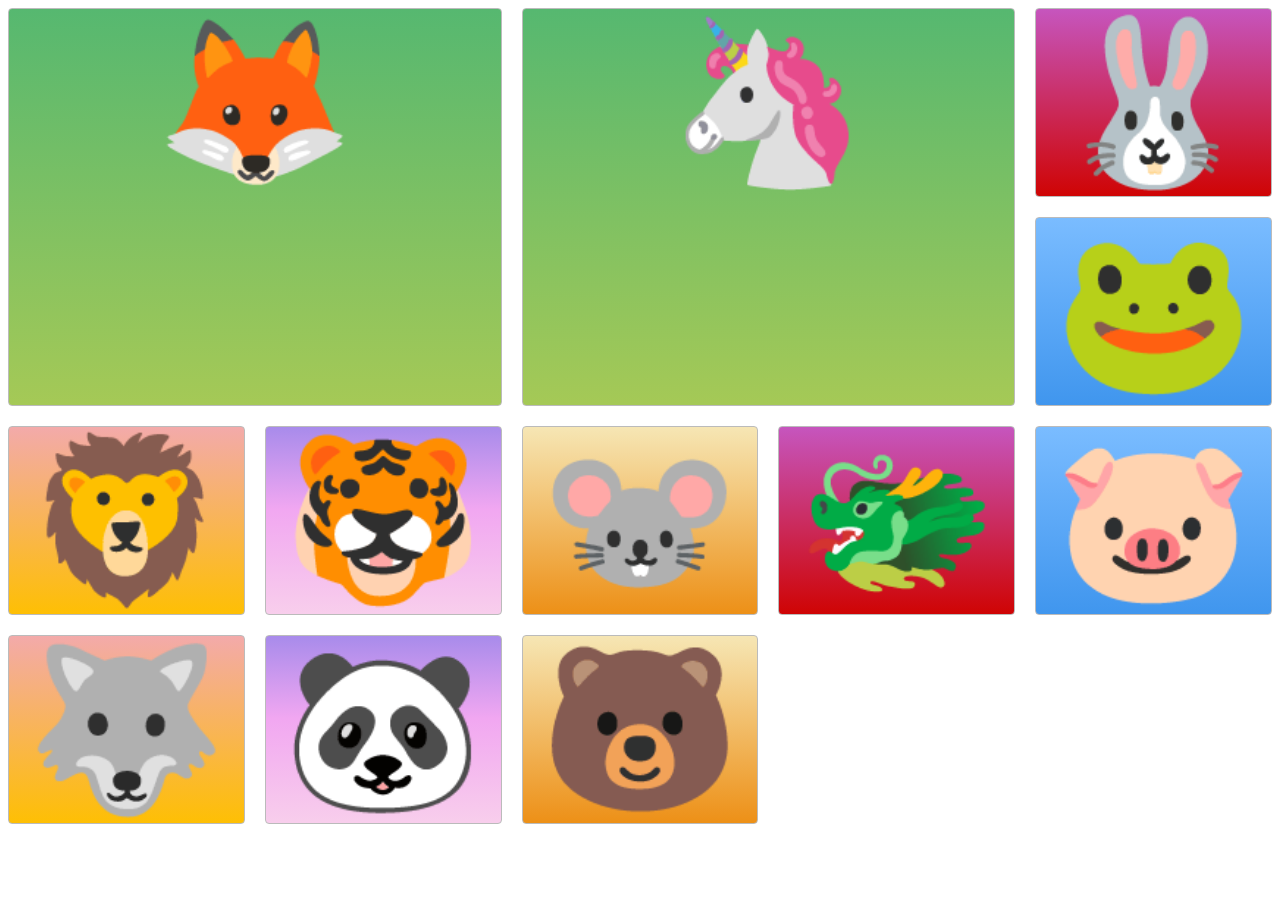
<file: CSS grid/index.html>
<!DOCTYPE html>
<html>
<head>
  <!-- the below meta tag is default in most modern browsers. however if you have an
  older browser, the emojis may not show up properly. In which case you need this meta
  tag. Read more here: https://teamtreehouse.com/community/meta-charsetutf8-what-does-this-mean-or-what-does-it-do-i-deleted-it-from-the-code-and-nothing-changed -->
  <meta charset="utf-8" >  
  <title>Grid Master</title>
  <link rel="stylesheet" type="text/css" href="./style.css">
</head>
<body>
<div class="container">
  <div class="zone green">🦊</div>
  <div class="zone red">🐰</div>
  <div class="zone blue">🐸</div>
  <div class="zone yellow">🦁</div>
  <div class="zone purple">🐯</div>
  <div class="zone brown">🐭</div>
  <div class="zone green">🦄</div>
  <div class="zone red">🐲</div>
  <div class="zone blue">🐷</div>
  <div class="zone yellow">🐺</div>
  <div class="zone purple">🐼</div>
  <div class="zone brown">🐻</div>
</div>
</body>
</html>
</file>
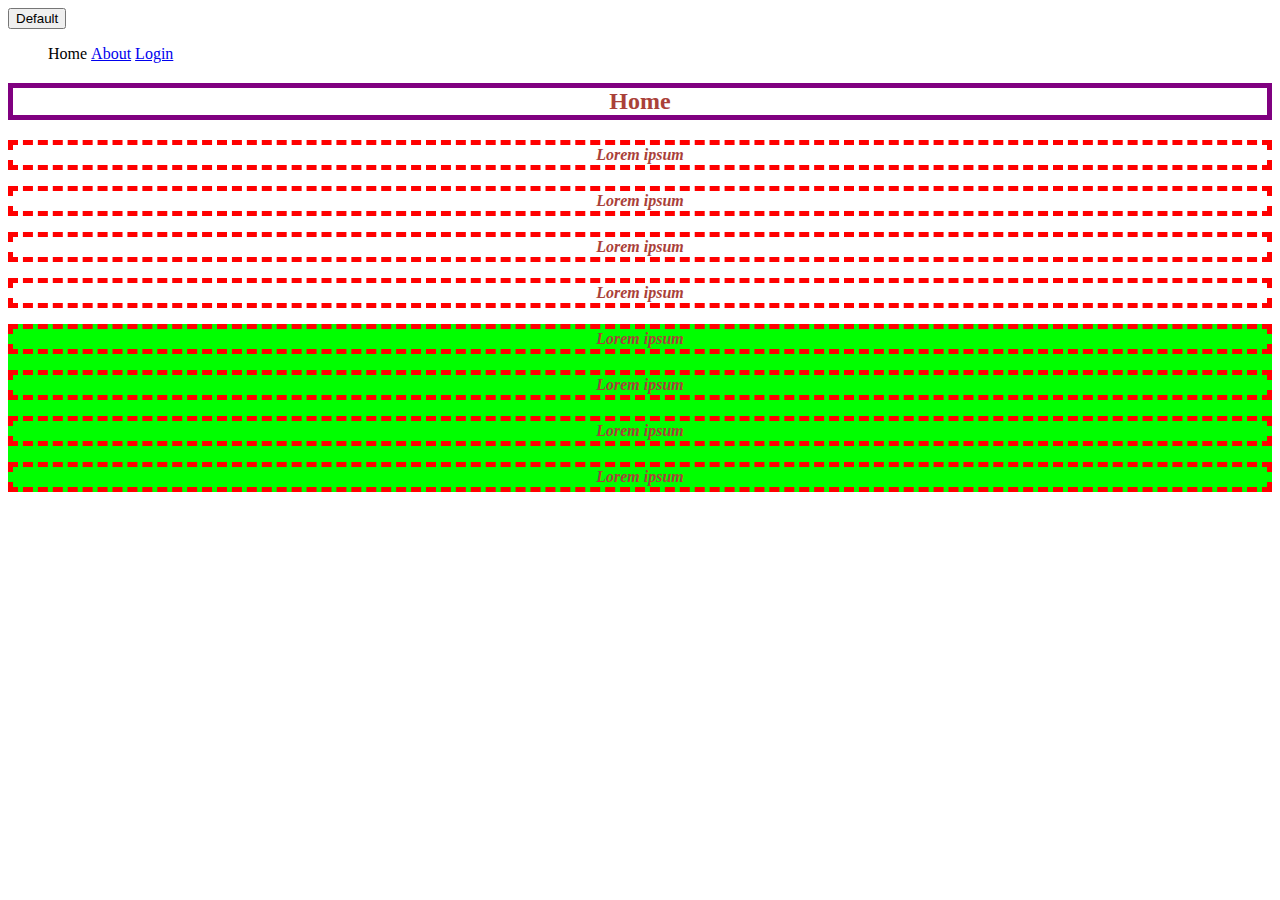
<file: css/index.html>
<!DOCTYPE html>
<html>
<head>
  <title>CSS</title>
  <link rel="stylesheet" type="text/css" href="style.css">
</head>
<body>
  <button class="btn btn-primary">Default</button>
  <header>
    <nav>
      <ul>
        <li>Home</li>
        <li><a href="about.html">About</a></li>
        <li><a href="login.html">Login</a></li>
      </ul>
    </nav>
  </header>
  <section>
    <h2>Home</h2>
    <p class="webtext">Lorem ipsum </p>
    <p class="webtext">Lorem ipsum </p>
    <p class="webtext">Lorem ipsum </p>
    <p class="webtext">Lorem ipsum </p>

    <div id="div1">
      <p class="webtext">Lorem ipsum </p>
      <p class="webtext">Lorem ipsum </p>
      <p class="webtext">Lorem ipsum </p>
      <p class="webtext">Lorem ipsum </p>
    </div>
  </section>
</body>
</html>
</file>
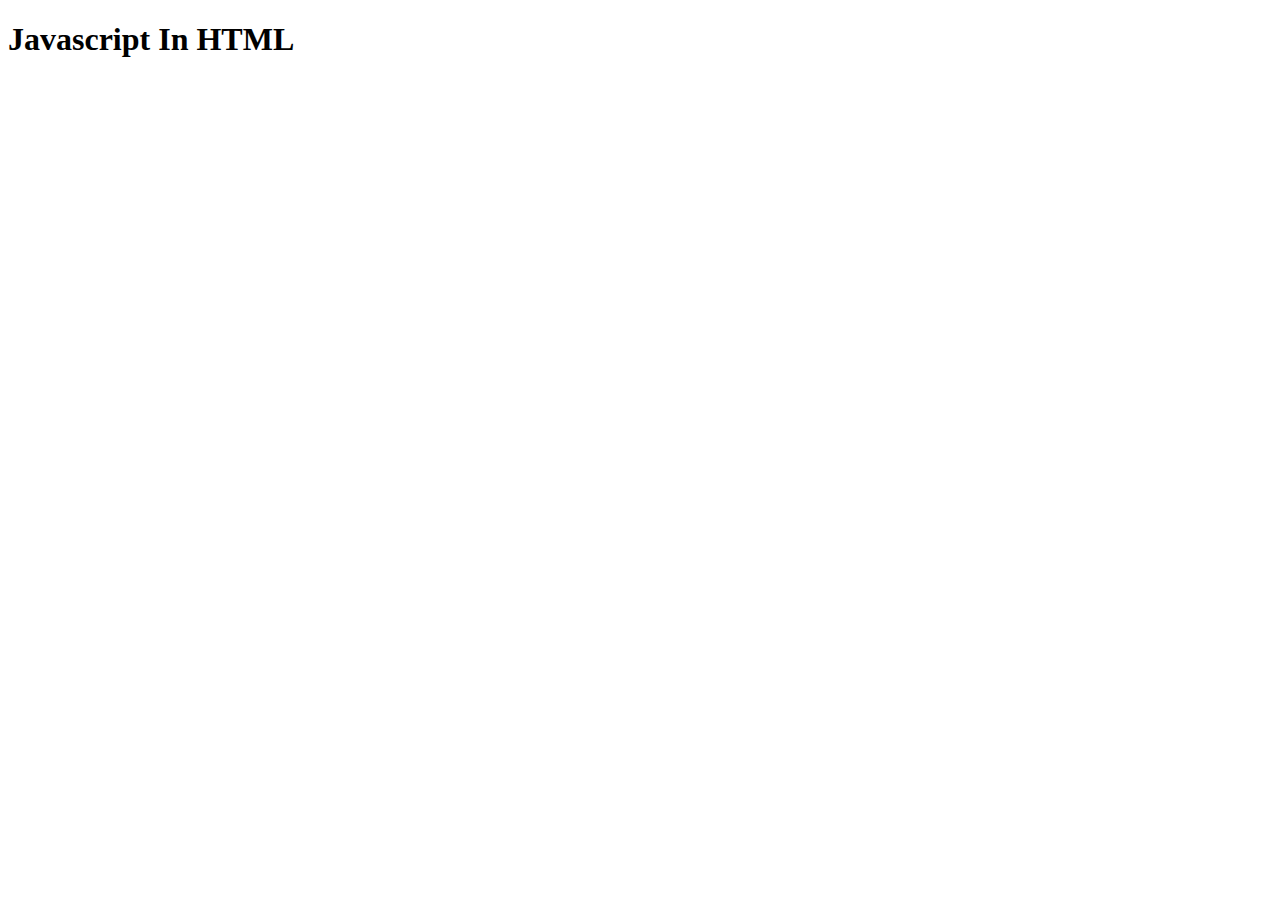
<file: JS/index.html>
<!DOCTYPE html>
<html>
<head> 
    <meta charset="utf-8" >
    <title>javascript</title>
    <link type="stylesheet" type="text/css" href="">
</head>
<body>
    <h1>Javascript In HTML</h1>
    <script type="text/javascript" src="script.js">
    
    </script>
</body>
</html>
</file>
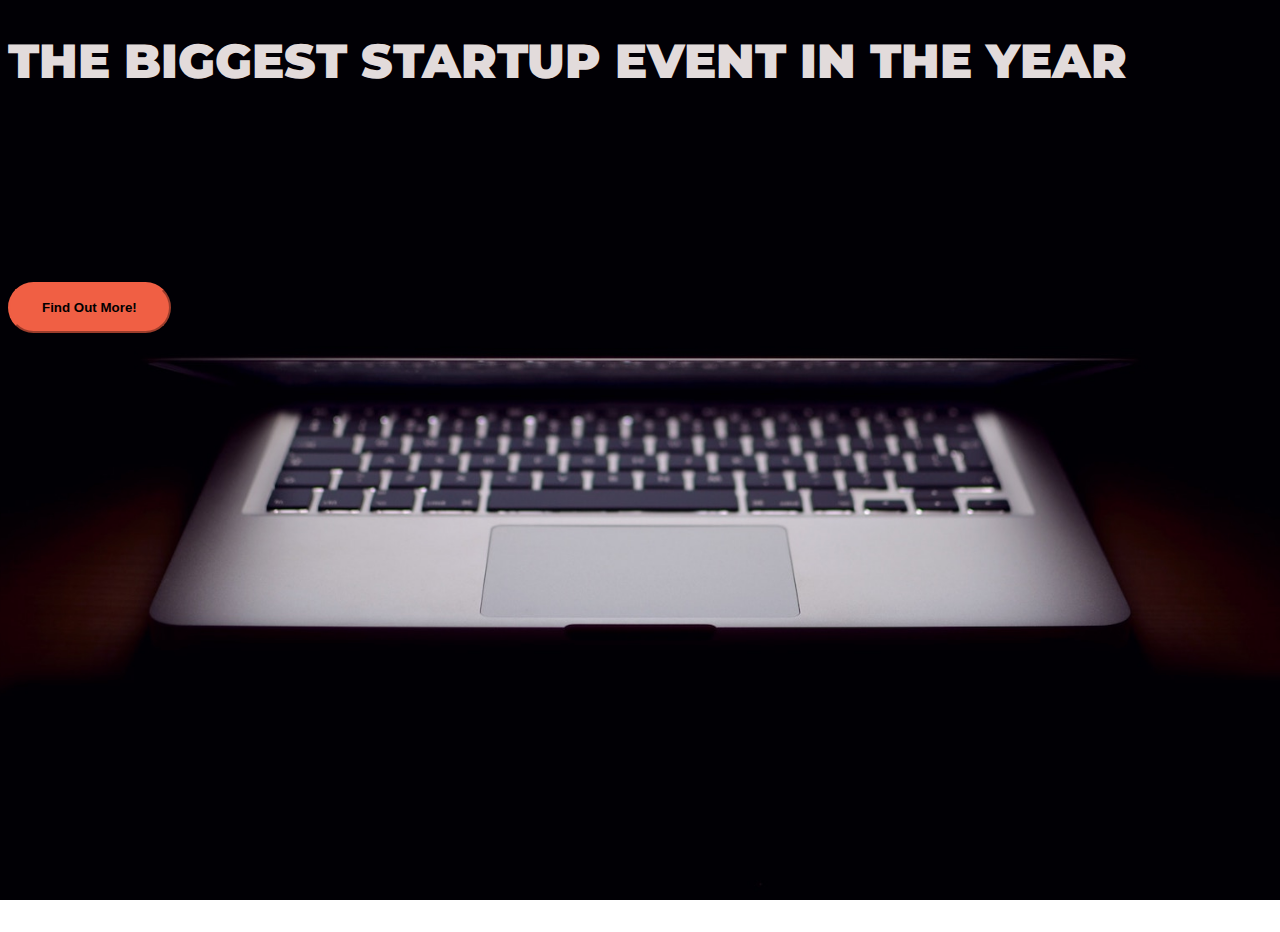
<file: bootstrab/startup/index.html>
<!DOCTYPE html>
<html>
  <head>
    <title>Startup</title>
    <!-- Required meta tags -->
    <meta charset="utf-8">
    <meta name="viewport" content="width=device-width, initial-scale=1">

    <!-- Google Fonts -->
    <link href="https://fonts.googleapis.com/css?family=Montserrat" rel="stylesheet">

    <!-- Bootstrap CSS from a CDN. This way you don't have to include the bootstrap file yourself -->
    <link href="https://cdn.jsdelivr.net/npm/bootstrap@5.1.1/dist/css/bootstrap.min.css" rel="stylesheet" integrity="sha384-F3w7mX95PdgyTmZZMECAngseQB83DfGTowi0iMjiWaeVhAn4FJkqJByhZMI3AhiU" crossorigin="anonymous">    
    <!-- Your own stylesheet -->
    <link rel="stylesheet" type="text/css" href="style.css">
  </head>
  <body>
    <div class="container d-flex align-items-center h-100">
      <div class="row">
        <header class="text-center col-12">
          <h1><strong>THE BIGGEST STARTUP EVENT IN THE YEAR</strong></h1>
        </header>
        <section class="text-center col-12">
          <div class="buffer col-12"></div>
         
          <a href="https://mailchi.mp/0e57673a0148/ztmstudents"><button class="btn btn-primary btn-xl">Find Out More!</button>
          </a>
          </section>
      </div>
    </div>
  </body>
</html>
</file>
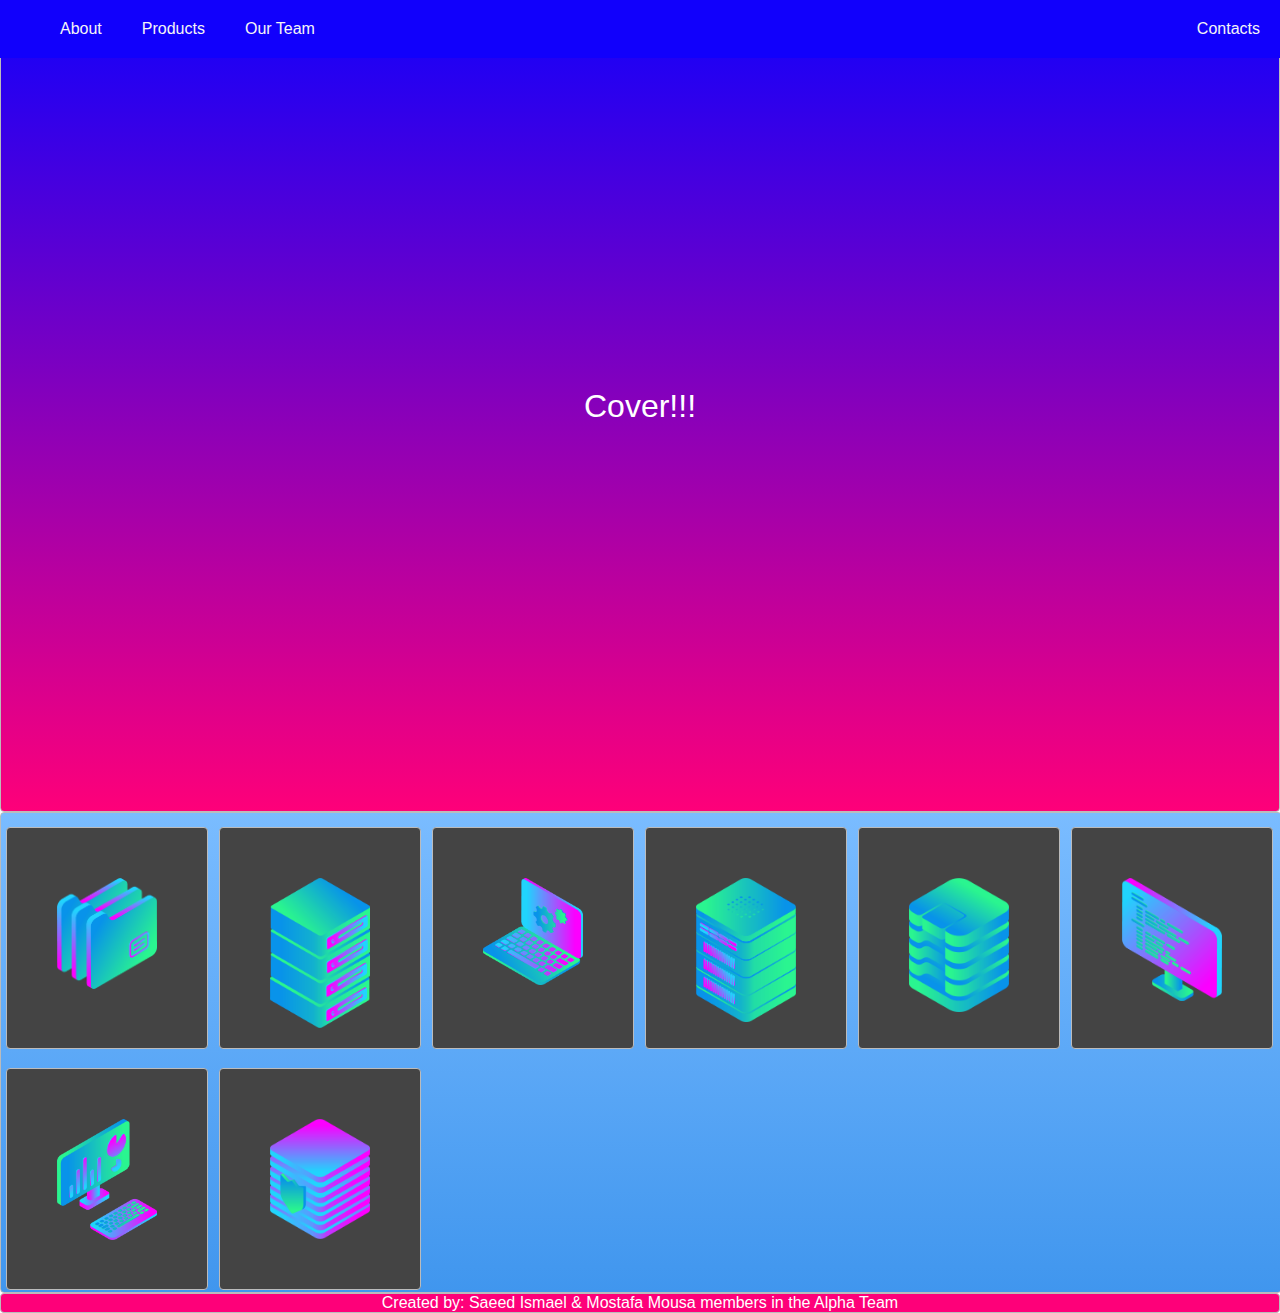
<file: CSS grid/web/index.html>
<!DOCTYPE html>
<html>
<head>
  <meta charset="utf-8" >  
  <title>layout</title>
  <link rel="stylesheet" type="text/css" href="./style.css">
</head>
<body>
<nav class="zoon blue sticky">
  <ul class="main-nav">
    <li><a href="">About</a></li>
    <li><a href="">Products</a></li>
    <li><a href="">Our Team</a></li>
    <li class="push"><a href="">Contacts</a></li>
  </ul>
</nav>
  <div class="container zone red">Cover!!!</div>
  <div class="zone blue grid-wrapper">
    <div class="box zone"><img src="./img/files_2.png"></div>
    <div class="box zone"><img src="./img/server_2_2.png"></div>
    <div class="box zone"><img src="./img/monitor_settings_2.png"></div>
    <div class="box zone"><img src="./img/server_3.png"></div>
    <div class="box zone"><img src="./img/data_storage_2_2.png"></div>
    <div class="box zone"><img src="./img/monitor_coding_2.png"></div>
    <div class="box zone"><img src="./img/desktop_analytics_2.png"></div>
    <div class="box zone"><img src="./img/server_safe_2.png"></div>
  </div>
  <footer class="zone yellow">Created by: Saeed Ismael & Mostafa Mousa members in the Alpha Team</footer>
</body>
</html>
</file>
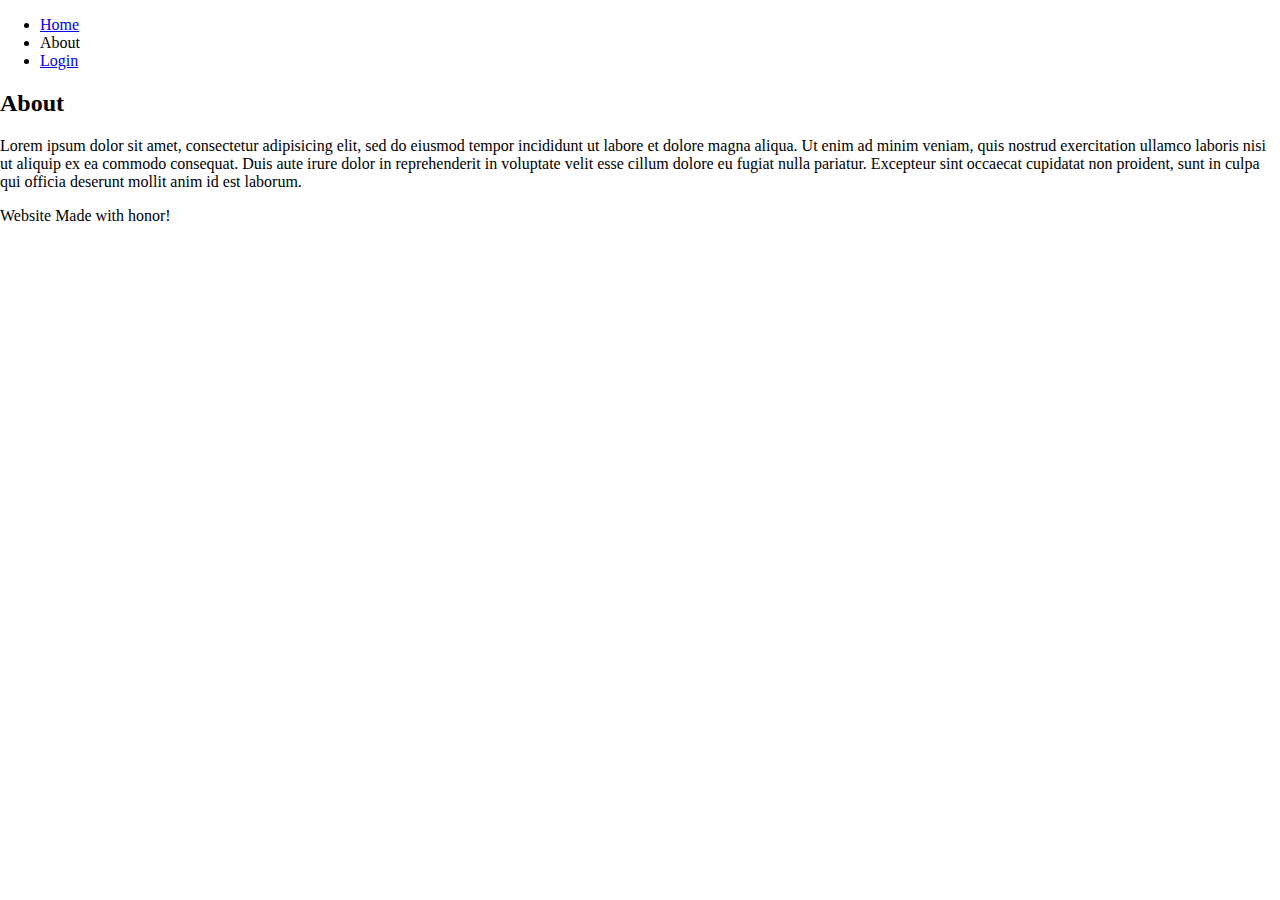
<file: Advanced css/about.html>
<!DOCTYPE html>
<html>
<head>
  <title>My first website!</title>
  <link rel="stylesheet" type="text/css" href="style.css">

</head>
<body>
  <header>
    <nav>
      <ul>
        <li><a href="index.html">Home</a></li>
        <li>About</li>
        <li><a href="login.html">Login</a></li>
      </ul>
    </nav>
  </header>
  <section>
    <h2>About</h2>
    <p>Lorem ipsum dolor sit amet, consectetur adipisicing elit, sed do eiusmod
    tempor incididunt ut labore et dolore magna aliqua. Ut enim ad minim veniam,
    quis nostrud exercitation ullamco laboris nisi ut aliquip ex ea commodo
    consequat. Duis aute irure dolor in reprehenderit in voluptate velit esse
    cillum dolore eu fugiat nulla pariatur. Excepteur sint occaecat cupidatat non
    proident, sunt in culpa qui officia deserunt mollit anim id est laborum.</p>
  </section>
  <footer>Website Made with honor! </footer>
</body>
</html>
</file>
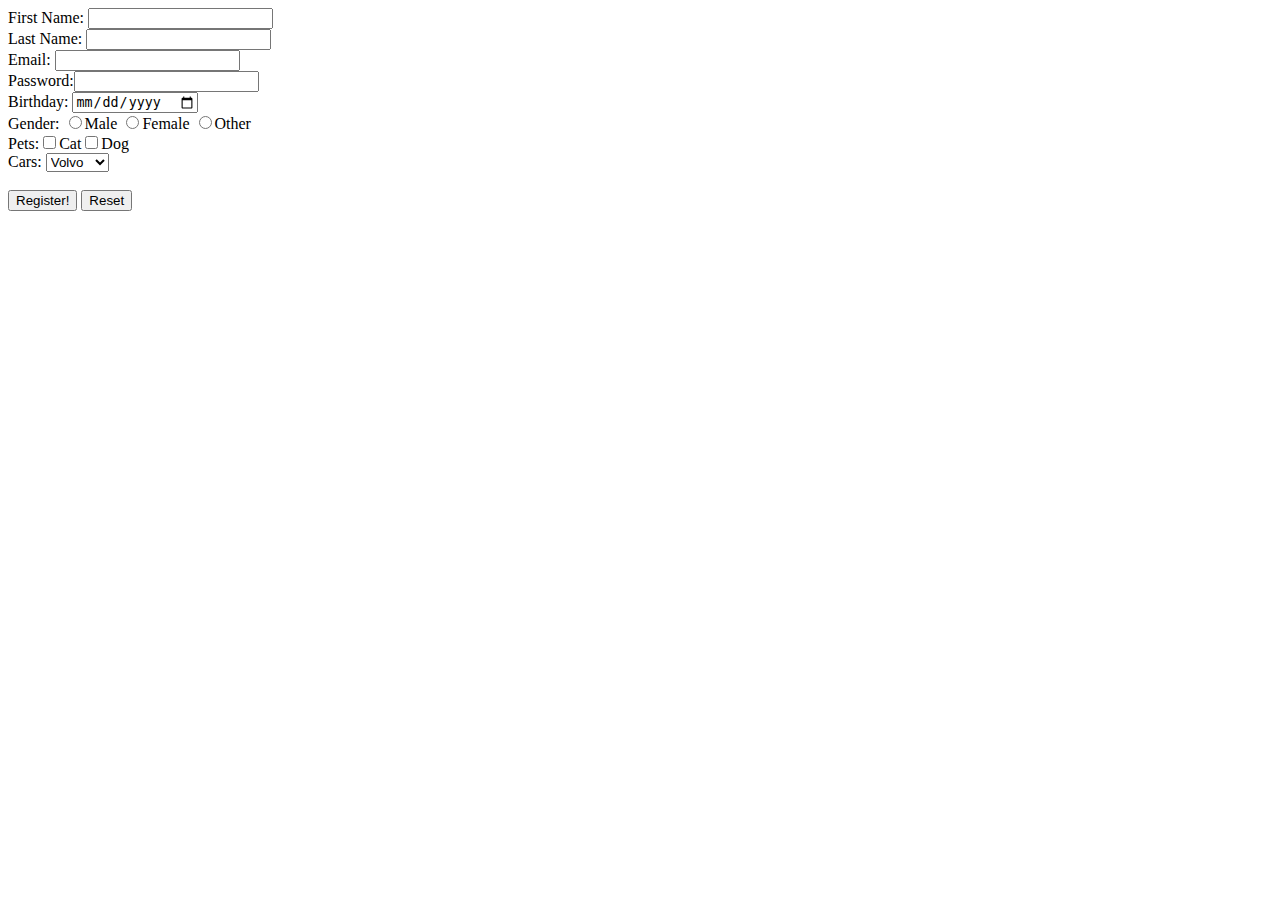
<file: html/register.html>
<!DOCTYPE html>
<html lang="en">
<head>
    <title>Register</title>
</head>
<body>
    <!--Hey!!--> 
    <form method="GET">
        First Name: <input type="text" reqwwduired name="firstname"><br>
        Last Name: <input type="text" required name="lastname"><br>
        Email: <input type="email" required name="email"><br>
        Password:<input type="password" name="pass" required min="5"><br>
        Birthday: <input type="date" name="bd"><br>
        Gender:
        <input  type="radio" name="gender" value="Male">Male
        <input  type="radio" name="gender" value="Female">Female
        <input  type="radio" name="gender" value="Other">Other<br>
        Pets:<input type="checkbox" name="cat">Cat<input type="checkbox" name="dog" >Dog<br>
        Cars:
        <select name="cars">
            <option value="Volvo" name="volvo">Volvo</option>
            <option value="BMW" name="BMW">BMW</option>
            <option value="Tyota" name="Tyota">Tyota</option>
            <option value="Nissan" name="Nissan">Nissan</option>

        </select><br><br>
        <input type="submit" value="Register!">
        <input type="reset">
    </form>
</body>
</html>
</file>
<file: CSS grid/style.css>
.container{
    display: grid;
    grid-gap: 20px;
    grid-template-columns: repeat(auto-fill,minmax(200px,1fr));
    grid-template-rows: 1fr;
}

.green{
    grid-column: span 2;
    grid-row: 1/3;
}

.zone {
    cursor:pointer;
    /*display:inline-block;*/
    text-align: center;
    font-size:10em;
    border-radius:4px;
    border:1px solid #bbb;
    transition: all 0.3s linear;
}

.zone:hover {
    -webkit-box-shadow:rgba(0,0,0,0.8) 0px 5px 15px, inset rgba(0,0,0,0.15) 0px -10px 20px;
    -moz-box-shadow:rgba(0,0,0,0.8) 0px 5px 15px, inset rgba(0,0,0,0.15) 0px -10px 20px;
    -o-box-shadow:rgba(0,0,0,0.8) 0px 5px 15px, inset rgba(0,0,0,0.15) 0px -10px 20px;
    box-shadow:rgba(0,0,0,0.8) 0px 5px 15px, inset rgba(0,0,0,0.15) 0px -10px 20px;
}


/*https://paulund.co.uk/how-to-create-shiny-css-buttons*/
/***********************************************************************
 *  Green Background
 **********************************************************************/
.green{
    background: #56B870; /* Old browsers */
    background: -moz-linear-gradient(top, #56B870 0%, #a5c956 100%); /* FF3.6+ */
    background: -webkit-gradient(linear, left top, left bottom, color-stop(0%,#56B870), color-stop(100%,#a5c956)); /* Chrome,Safari4+ */
    background: -webkit-linear-gradient(top, #56B870 0%,#a5c956 100%); /* Chrome10+,Safari5.1+ */
    background: -o-linear-gradient(top, #56B870 0%,#a5c956 100%); /* Opera 11.10+ */
    background: -ms-linear-gradient(top, #56B870 0%,#a5c956 100%); /* IE10+ */
    background: linear-gradient(top, #56B870 0%,#a5c956 100%); /* W3C */
}

/***********************************************************************
 *  Red Background
 **********************************************************************/
.red{
    background: #C655BE; /* Old browsers */
    background: -moz-linear-gradient(top, #C655BE 0%, #cf0404 100%); /* FF3.6+ */
    background: -webkit-gradient(linear, left top, left bottom, color-stop(0%,#C655BE), color-stop(100%,#cf0404)); /* Chrome,Safari4+ */
    background: -webkit-linear-gradient(top, #C655BE 0%,#cf0404 100%); /* Chrome10+,Safari5.1+ */
    background: -o-linear-gradient(top, #C655BE 0%,#cf0404 100%); /* Opera 11.10+ */
    background: -ms-linear-gradient(top, #C655BE 0%,#cf0404 100%); /* IE10+ */
    background: linear-gradient(top, #C655BE 0%,#cf0404 100%); /* W3C */
}

/***********************************************************************
 *  Yellow Background
 **********************************************************************/
.yellow{
    background: #F3AAAA; /* Old browsers */
    background: -moz-linear-gradient(top, #F3AAAA 0%, #febf04 100%); /* FF3.6+ */
    background: -webkit-gradient(linear, left top, left bottom, color-stop(0%,#F3AAAA), color-stop(100%,#febf04)); /* Chrome,Safari4+ */
    background: -webkit-linear-gradient(top, #F3AAAA 0%,#febf04 100%); /* Chrome10+,Safari5.1+ */
    background: -o-linear-gradient(top, #F3AAAA 0%,#febf04 100%); /* Opera 11.10+ */
    background: -ms-linear-gradient(top, #F3AAAA 0%,#febf04 100%); /* IE10+ */
    background: linear-gradient(top, #F3AAAA 0%,#febf04 100%); /* W3C */
}

/***********************************************************************
 *  Blue Background
 **********************************************************************/
.blue{
    background: #7abcff; /* Old browsers */
    background: -moz-linear-gradient(top, #7abcff 0%, #60abf8 44%, #4096ee 100%); /* FF3.6+ */
    background: -webkit-gradient(linear, left top, left bottom, color-stop(0%,#7abcff), color-stop(44%,#60abf8), color-stop(100%,#4096ee)); /* Chrome,Safari4+ */
    background: -webkit-linear-gradient(top, #7abcff 0%,#60abf8 44%,#4096ee 100%); /* Chrome10+,Safari5.1+ */
    background: -o-linear-gradient(top, #7abcff 0%,#60abf8 44%,#4096ee 100%); /* Opera 11.10+ */
    background: -ms-linear-gradient(top, #7abcff 0%,#60abf8 44%,#4096ee 100%); /* IE10+ */
    background: linear-gradient(top, #7abcff 0%,#60abf8 44%,#4096ee 100%); /* W3C */
}

/***********************************************************************
 *  Purple Background
 **********************************************************************/
.purple {
    background: #A88BEB; /* Old browsers */
    background: -moz-linear-gradient(top, #A88BEB 0%, #F1A7F1 44%, #F8CEEC 100%); /* FF3.6+ */
    background: -webkit-gradient(linear, left top, left bottom, color-stop(0%,#A88BEB), color-stop(44%,#F1A7F1), color-stop(100%,#F8CEEC)); /* Chrome,Safari4+ */
    background: -webkit-linear-gradient(top, #A88BEB 0%,#F1A7F1 44%,#F8CEEC 100%); /* Chrome10+,Safari5.1+ */
    background: -o-linear-gradient(top, #A88BEB 0%,#F1A7F1 44%,#F8CEEC 100%); /* Opera 11.10+ */
    background: -ms-linear-gradient(top, #A88BEB 0%,#F1A7F1 44%,#F8CEEC 100%); /* IE10+ */
    background: linear-gradient(top, #A88BEB 0%,#F1A7F1 44%,#F8CEEC 100%); /* W3C */
}

/***********************************************************************
 *  Brown Background
 **********************************************************************/
.brown {
    background: #f6e6b4; /* Old browsers */
    background: -moz-linear-gradient(top, #f6e6b4 0%, #ed9017 100%); /* FF3.6+ */
    background: -webkit-gradient(linear, left top, left bottom, color-stop(0%,#f6e6b4), color-stop(100%,#ed9017)); /* Chrome,Safari4+ */
    background: -webkit-linear-gradient(top, #f6e6b4 0%,#ed9017 100%); /* Chrome10+,Safari5.1+ */
    background: -o-linear-gradient(top, #f6e6b4 0%,#ed9017 100%); /* Opera 11.10+ */
    background: -ms-linear-gradient(top, #f6e6b4 0%,#ed9017 100%); /* IE10+ */
    background: linear-gradient(top, #f6e6b4 0%,#ed9017 100%); /* W3C */
    filter: progid:DXImageTransform.Microsoft.gradient( startColorstr='#f6e6b4', endColorstr='#ed9017',GradientType=0 ); /* IE6-9 */
}
</file>
<file: css/style.css>
body{


}
h2,p{
    color: #AA4139;
    text-align: center;
    border: 5px solid purple;
    cursor: pointer;
}
p{
    line-height: 20px;
    font-style: italic;
    font-weight: bold;
    font-size: 100%;
    font-family: "Times New Roman", Georgia;
}
li{
    list-style: none;
    display: inline-block;
}
.webtext{
    text-align: center;
    border: 5px dashed red;
}
#div1
{
 background: rgb(0, 255, 0);
}
button:hover{
    color: royalblue;
}
footer{
    clear: both;
    text-align: center;
}
</file>
<file: bootstrab/startup/style.css>
body,
html {
  width: 100%;
  height: 100%;
  font-family: 'Montserrat', sans-serif;
  background: url(header.jpg) no-repeat center center fixed; 
  -webkit-background-size: cover;
  -moz-background-size: cover;
  -o-background-size: cover;
  background-size: cover;
}

h1{
    font-size: 3rem;
    color: #e2dbdb;
}

hr{
    color: #F05F44;
    border-color: #F05F44;
    border-width: 4px;
    max-width: 65px;
    
}
.buffer{
    height: 10rem;
}
.btn{
    font-weight: 700;
    border-radius: 300px;
}

.btn-xl{

    padding: 1rem 2rem;

}
.btn-primary{
    background-color: #F05F44;
    border-color:#F05F44 ;
}
.btn-primary:hover{
    background-color: #ee4b08;
    border-color:#ee4b08 ;
    border-width:4px ;
}
</file>
<file: CSS grid/web/style.css>
body{
    margin: auto 0;
    font-family: Arial, Helvetica, sans-serif;
}
.zone {
    cursor:pointer;
    color: #FFF;
    text-align: center;
    font-size:2em;
    border-radius:4px;
    border:1px solid #bbb;
    transition: all 0.3s linear;
}

.zone:hover {
    -webkit-box-shadow:rgba(0,0,0,0.8) 0px 5px 15px, inset rgba(0,0,0,0.15) 0px -10px 20px;
    -moz-box-shadow:rgba(0,0,0,0.8) 0px 5px 15px, inset rgba(0,0,0,0.15) 0px -10px 20px;
    -o-box-shadow:rgba(0,0,0,0.8) 0px 5px 15px, inset rgba(0,0,0,0.15) 0px -10px 20px;
    box-shadow:rgba(0,0,0,0.8) 0px 5px 15px, inset rgba(0,0,0,0.15) 0px -10px 20px;
}
.box:hover {
    -webkit-transform: rotate(-5deg);
    -moz-transform:rotate(-5deg);
    -o-transform:rotate(-5deg);
    transform:rotate(-5deg);
}
/*Nav*/

.sticky{
    position: fixed;
    top: 0;
    width: 100%;
}
.main-nav{
    display: flex;
    list-style: none;
    font-size: 1em;
    margin: 0;
    background-color: #1100fc;


}
@media only screen and (max-width:600px){
    .main-nav{
        font-size: 0.9em;
        padding: 0;
    }
}
.push{
    margin-left: auto;
}

li{
    padding: 20px;
}

a{
    color: #f5f5f6;
    text-decoration: none;
}
/*Cover*/
.container{
    display:flex;
    align-items: center;
    justify-content: center;
    height: 90vh;/*view port height to make it responsive to height*/
}
/*grid*/
.grid-wrapper {
    width: 100%;
    display: grid;
    grid-gap: 3px;
    grid-template-columns: repeat(auto-fill,minmax(200px,210px));
    grid-template-rows: repeat(auto-fill,minmax(100px,250px));
    justify-content: center;
    align-content: center;
    align-items: center;
}
.box > img{
    width: 100%;
}
.box{
    max-width: 100px;
    max-height: 120px;
    background-color: #444;
    padding: 50px;
    margin:2px;

}
footer{
    text-align:center;
}

/*https://paulund.co.uk/how-to-create-shiny-css-buttons*/
/***********************************************************************
 *  Green Background
 **********************************************************************/
.green{
    background: #56B870; /* Old browsers */
    background: -moz-linear-gradient(top, #56B870 0%, #a5c956 100%); /* FF3.6+ */
    background: -webkit-gradient(linear, left top, left bottom, color-stop(0%,#56B870), color-stop(100%,#a5c956)); /* Chrome,Safari4+ */
    background: -webkit-linear-gradient(top, #56B870 0%,#a5c956 100%); /* Chrome10+,Safari5.1+ */
    background: -o-linear-gradient(top, #56B870 0%,#a5c956 100%); /* Opera 11.10+ */
    background: -ms-linear-gradient(top, #56B870 0%,#a5c956 100%); /* IE10+ */
    background: linear-gradient(top, #56B870 0%,#a5c956 100%); /* W3C */
}

/***********************************************************************
 *  Red Background
 **********************************************************************/
.red{
    background: #C655BE; /* Old browsers */
    background: -moz-linear-gradient(top, #1100fc 0%,#fe0079 100%); /* FF3.6+ */
    background: -webkit-gradient(linear, left top, left bottom, color-stop(0%,#1100fc), color-stop(100%,#fe0079)); /* Chrome,Safari4+ */
    background: -webkit-linear-gradient(top, #1100fc 0%,#fe0079 100%); /* Chrome10+,Safari5.1+ */
    background: -o-linear-gradient(top, #1100fc 0%,#fe0079 100%); /* Opera 11.10+ */
    background: -ms-linear-gradient(top, #1100fc 0%,#fe0079 100%); /* IE10+ */
    background: linear-gradient(top, #1100fc 0%,#fe0079 100%); /* W3C */
}

/***********************************************************************
 *  Yellow Background
 **********************************************************************/
.yellow{
    background: #F3AAAA; /* Old browsers */
    background: -moz-linear-gradient(top, #F3AAAA 0%, #febf04 100%); /* FF3.6+ */
    background: -webkit-gradient(linear, left top, left bottom, color-stop(0%,#F3AAAA), color-stop(100%,#febf04)); /* Chrome,Safari4+ */
    background: -webkit-linear-gradient(top, #F3AAAA 0%,#febf04 100%); /* Chrome10+,Safari5.1+ */
    background: -o-linear-gradient(top, #F3AAAA 0%,#febf04 100%); /* Opera 11.10+ */
    background: -ms-linear-gradient(top, #F3AAAA 0%,#febf04 100%); /* IE10+ */
    background: linear-gradient(top, #F3AAAA 0%,#febf04 100%); /* W3C */
}

/***********************************************************************
 *  Blue Background
 **********************************************************************/
.blue{
    background: #7abcff; /* Old browsers */
    background: -moz-linear-gradient(top, #7abcff 0%, #60abf8 44%, #4096ee 100%); /* FF3.6+ */
    background: -webkit-gradient(linear, left top, left bottom, color-stop(0%,#7abcff), color-stop(44%,#60abf8), color-stop(100%,#4096ee)); /* Chrome,Safari4+ */
    background: -webkit-linear-gradient(top, #7abcff 0%,#60abf8 44%,#4096ee 100%); /* Chrome10+,Safari5.1+ */
    background: -o-linear-gradient(top, #7abcff 0%,#60abf8 44%,#4096ee 100%); /* Opera 11.10+ */
    background: -ms-linear-gradient(top, #7abcff 0%,#60abf8 44%,#4096ee 100%); /* IE10+ */
    background: linear-gradient(top, #7abcff 0%,#60abf8 44%,#4096ee 100%); /* W3C */
}

/***********************************************************************
 *  Purple Background
 **********************************************************************/
.purple {
    background: #A88BEB; /* Old browsers */
    background: -moz-linear-gradient(top, #A88BEB 0%, #F1A7F1 44%, #F8CEEC 100%); /* FF3.6+ */
    background: -webkit-gradient(linear, left top, left bottom, color-stop(0%,#A88BEB), color-stop(44%,#F1A7F1), color-stop(100%,#F8CEEC)); /* Chrome,Safari4+ */
    background: -webkit-linear-gradient(top, #A88BEB 0%,#F1A7F1 44%,#F8CEEC 100%); /* Chrome10+,Safari5.1+ */
    background: -o-linear-gradient(top, #A88BEB 0%,#F1A7F1 44%,#F8CEEC 100%); /* Opera 11.10+ */
    background: -ms-linear-gradient(top, #A88BEB 0%,#F1A7F1 44%,#F8CEEC 100%); /* IE10+ */
    background: linear-gradient(top, #A88BEB 0%,#F1A7F1 44%,#F8CEEC 100%); /* W3C */
}

/***********************************************************************
 *  Brown Background
 **********************************************************************/
.brown {
    background: #f6e6b4; /* Old browsers */
    background: -moz-linear-gradient(top, #f6e6b4 0%, #ed9017 100%); /* FF3.6+ */
    background: -webkit-gradient(linear, left top, left bottom, color-stop(0%,#f6e6b4), color-stop(100%,#ed9017)); /* Chrome,Safari4+ */
    background: -webkit-linear-gradient(top, #f6e6b4 0%,#ed9017 100%); /* Chrome10+,Safari5.1+ */
    background: -o-linear-gradient(top, #f6e6b4 0%,#ed9017 100%); /* Opera 11.10+ */
    background: -ms-linear-gradient(top, #f6e6b4 0%,#ed9017 100%); /* IE10+ */
    background: linear-gradient(top, #f6e6b4 0%,#ed9017 100%); /* W3C */
    filter: progid:DXImageTransform.Microsoft.gradient( startColorstr='#f6e6b4', endColorstr='#ed9017',GradientType=0 ); /* IE6-9 */
}
footer.zone.yellow {
    background: #fe0079;
    font-family: Arial, Helvetica, sans-serif;
    font-size: 1rem;
}
</file>
<file: Advanced css/style.css>
.container{
    display: flex;
    flex-wrap: wrap;
    justify-content: center;
}
body{
    margin: 0px;
}
h1{
    font-family: fantasy;
    font-size: 3em;
    border-bottom: 2px solid pink;
    width: 300px;
    text-align: center;
    border-right: 2px solid pink;
    box-shadow: 4px 4px 5px #888888;
    margin-top: 10px;
}
img{
    width: 450px;
    height: 300px;
    margin: 10px;
    transition: all 0.5s;
}
img:hover{
    transform: scale(1.1);
}
</file>
